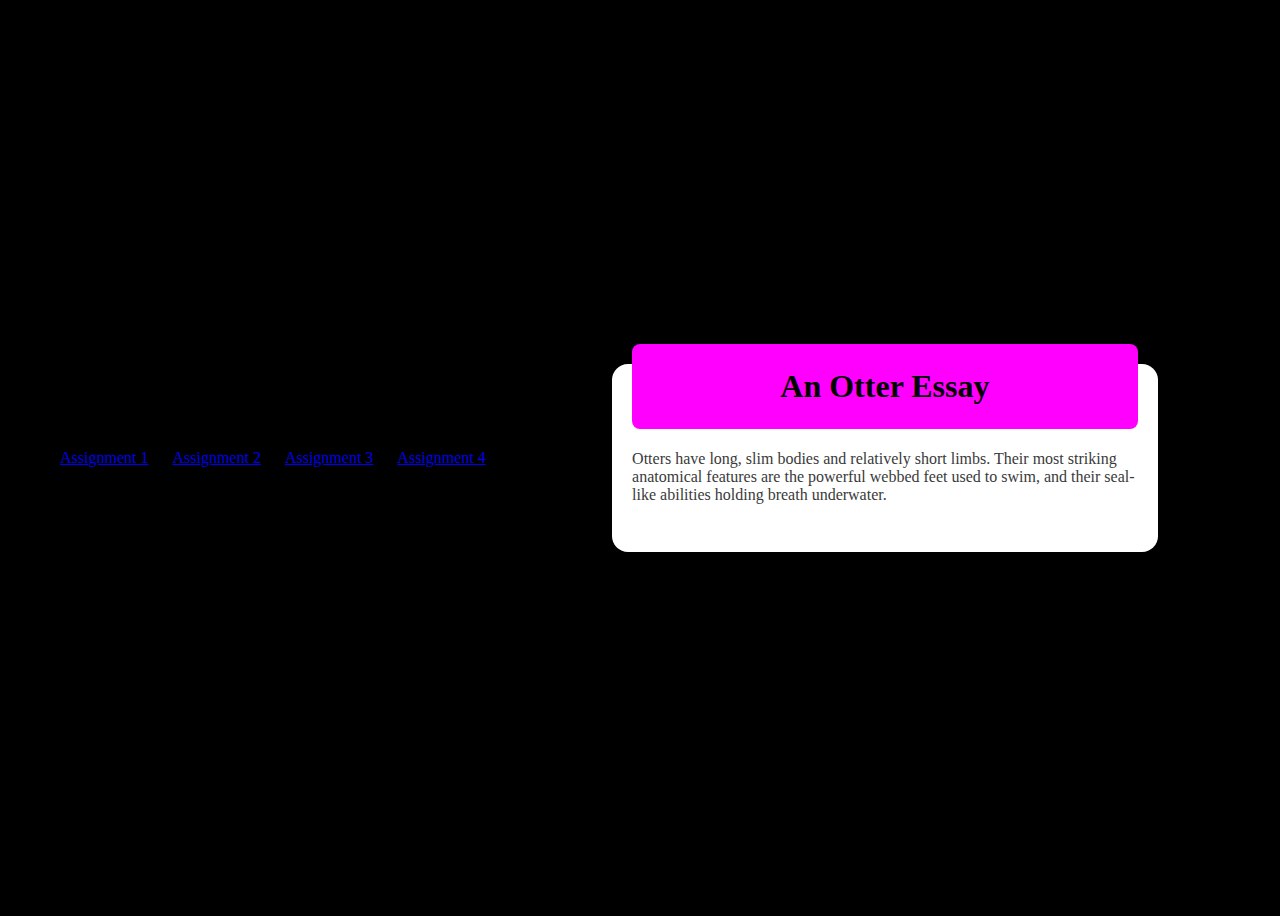
<file: index.html>
<!DOCTYPE html>
<html lang="en">
  <head>
    <link rel="stylesheet" href="style.css" />
    <meta charset="UTF-8" />
    <meta name="viewport" content="width=device-width, initial-scale=1.0" />
    <title>An Otter Essay</title>
  </head>
  <body>
      <ul class="nav-list">
        <li>
          <a href="#">Assignment 1</a>
        </li>
        <li>
          <a href="../huckle_berry/index.html">Assignment 2</a>
        </li>
        <li>
          <a href="../novus_watch/index.html">Assignment 3</a>
        </li>
        <li>
          <a href="../for_individual/index.html">Assignment 4</a>
        </li>
      </ul>
    </nav>
    <main class="container">
      <h1 class="firstheading">An Otter Essay</h1>
      <p>
        Otters have long, slim bodies and relatively short limbs. Their most
        striking anatomical features are the powerful webbed feet used to swim,
        and their seal-like abilities holding breath underwater.
      </p>
    </main>
  </body>
</html>
</file>
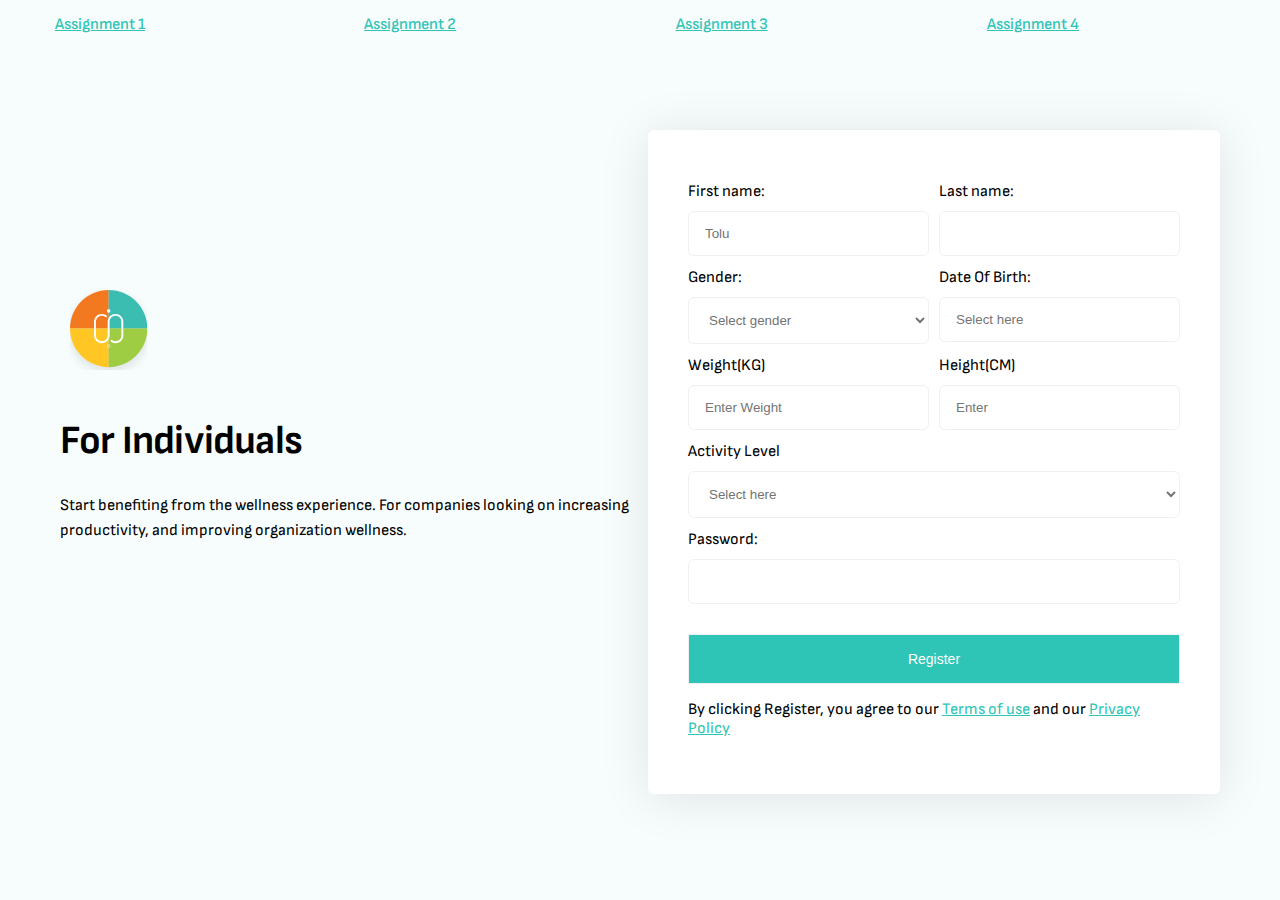
<file: for_individual/index.html>
<!DOCTYPE html>
<html lang="en">
  <head>
    <link rel="preconnect" href="https://fonts.googleapis.com" />
    <link rel="preconnect" href="https://fonts.gstatic.com" crossorigin />
    <link
      href="https://fonts.googleapis.com/css2?family=Sofia+Sans:ital,wght@0,1..1000;1,1..1000&display=swap"
      rel="stylesheet"
    />
    <meta charset="UTF-8" />
    <meta name="viewport" content="width=device-width, initial-scale=1.0" />
    <title>Sign up page individual</title>
  </head>
  <link rel="stylesheet" href="style.css" />
  <body>
    <ul class="nav-list">
      <li>
        <a href="../index.html">Assignment 1</a>
      </li>
      <li>
        <a href="../huckle_berry/index.html">Assignment 2</a>
      </li>
      <li>
        <a href="../novus_watch/index.html">Assignment 3</a>
      </li>
      <li>
        <a href="#">Assignment 4</a>
      </li>
    </ul>
    <main class="container even-columns">
      <section class="first-section">
        <img class="logo" src="assessts/Logo.svg" alt="Logo" />

        <h1 class="first-heading">For Individuals</h1>
        <p class="first-paragraph">
          Start benefiting from the wellness experience. For companies looking
          on increasing productivity, and improving organization wellness.
        </p>
      </section>
      <form class="second-section">
        <div class="flex-row">
          <div class="flex-column">
            <label for="fname">First name:</label>
            <input placeholder="Tolu" type="text" id="fname" name="fname" />
          </div>
          <div class="flex-column">
            <label for="lname">Last name:</label>
            <input type="text" />
          </div>
        </div>
        <div class="flex-row">
          <div class="flex-column">
            <label for="gender">Gender:</label>
            <select name="genders" id="genders">
              <option selected disabled hidden value="">Select gender</option>
              <option value="male">male</option>
              <option value="female">female</option>
            </select>
          </div>
          <div class="flex-column">
            <label for="dateofbirth">Date Of Birth:</label>
            <input
              type="text"
              name="dateofbirth"
              id="dateofbirth"
              placeholder="Select here"
              onfocus="(this.type='date')"
              onblur="(this.type='text')"
            />
          </div>
        </div>
        <div class="flex-row">
          <div class="flex-column">
            <label for="weight">Weight(KG)</label>
            <input
              placeholder="Enter Weight"
              type="Enter Weight"
              name="enterweight"
              id="enterweight"
            />
          </div>

          <div class="flex-column">
            <label for="height">Height(CM)</label>
            <input
              placeholder="Enter "
              type="Enter Weight"
              name="enterweight"
              id="enterweight"
            />
          </div>
        </div>
        <div class="flex-column">
          <label for="activitylevel">Activity Level</label>
          <select level="activitylevel" id="activitylevel">
            <option selected disabled hidden value="">Select here</option>
            <option value="Sedentary">Sedentary</option>
            <option value="Moderately">Moderately active</option>
            <option value="vigorously">Vigorously Active</option>
            <option value="extremely">Extremely Active</option>
          </select>
        </div>
        <div class="flex-column">
          <label for="password">Password:</label>
          <input placeholder="" type="password" name="password" id="password" />
          <!-- <img src="assessts/show.svg" alt="show password" /> -->
        </div>
        <button>Register</button>
        <p class="second-paragraph">
          By clicking Register, you agree to our
          <a href="#">Terms of use</a> and our <a href="#">Privacy Policy</a>
        </p>
      </form>
    </main>
  </body>
</html>
</file>
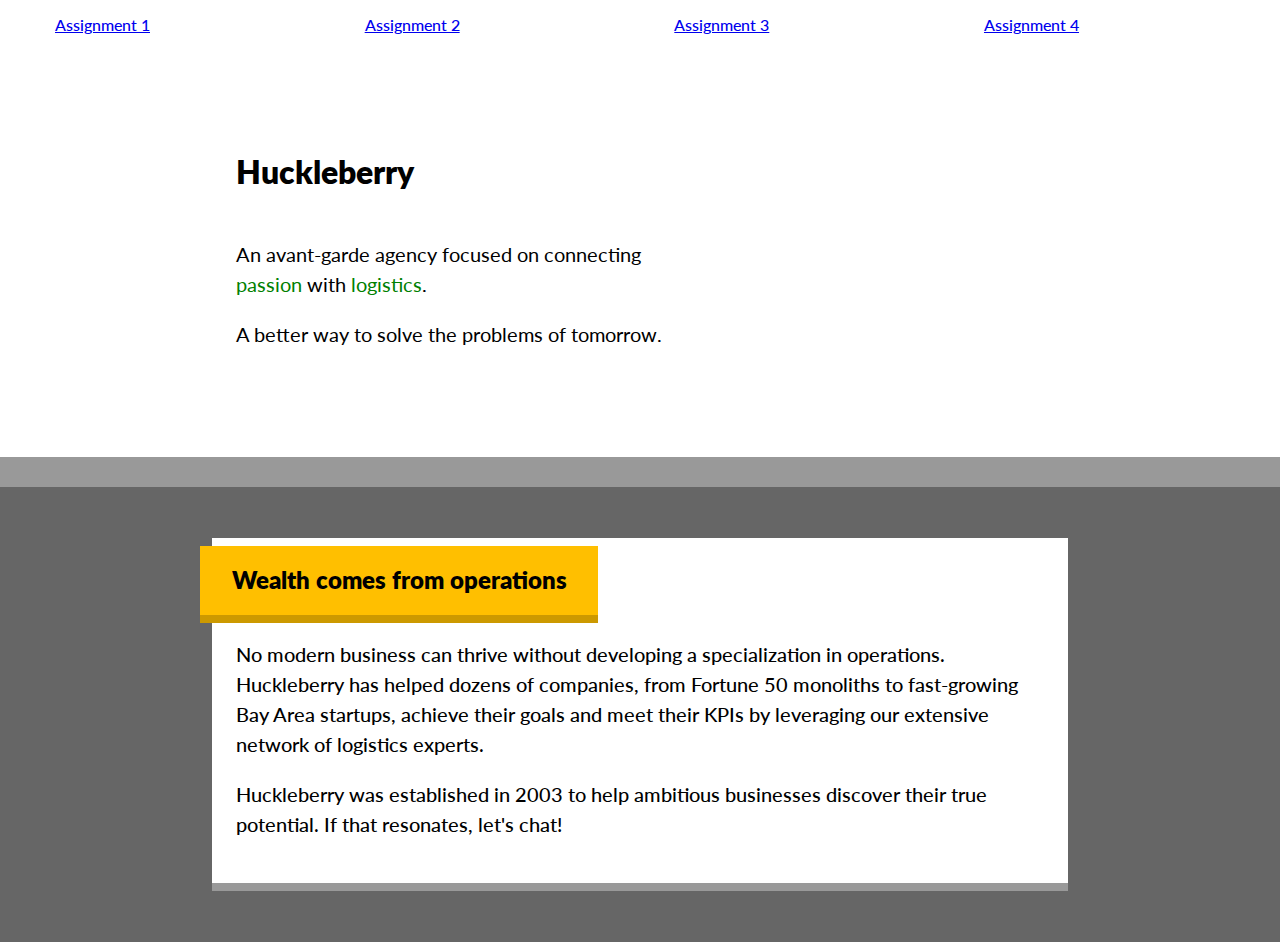
<file: huckle_berry/index.html>
<!DOCTYPE html>
<html lang="en">
  <head>
    <link rel="preconnect" href="https://fonts.googleapis.com" />
    <link rel="preconnect" href="https://fonts.gstatic.com" crossorigin />
    <link
      href="https://fonts.googleapis.com/css2?family=Lato:ital,wght@0,100;0,300;0,400;0,700;0,900;1,100;1,300;1,400;1,700;1,900&display=swap"
      rel="stylesheet"
    />
    <link rel="stylesheet" href="style.css" />
    <meta charset="UTF-8" />
    <meta name="viewport" content="width=device-width, initial-scale=1.0" />
    <title>Huckleberry</title>
  </head>
  <body>
    <ul class="nav-list">
      <li>
        <a href="../index.html">Assignment 1</a>
      </li>
      <li>
        <a href="#">Assignment 2</a>
      </li>
      <li>
        <a href="../novus_watch/index.html">Assignment 3</a>
      </li>
      <li>
        <a href="../for_individual/index.html">Assignment 4</a>
      </li>
    </ul>
    <header class="firstheading container">
      <h1 class="topsection">Huckleberry</h1>
      <p class="paragraph1">
        An avant-garde agency focused on connecting <span>passion</span> with
        <span>logistics</span>.
      </p>
      <p class="paragraph2">A better way to solve the problems of tomorrow.</p>
    </header>
    <main class="main-section">
      <section class="container card">
        <div class="head-wrapper">
          <h2 class="secondheading">Wealth comes from operations</h2>
        </div>
        <p class="paragraph3">
          No modern business can thrive without developing a specialization in
          operations. Huckleberry has helped dozens of companies, from Fortune
          50 monoliths to fast-growing Bay Area startups, achieve their goals
          and meet their KPIs by leveraging our extensive network of logistics
          experts.
        </p>
        <p class="paragraph4">
          Huckleberry was established in 2003 to help ambitious businesses
          discover their true potential. If that resonates, let's chat!
        </p>
      </section>
    </main>
  </body>
</html>
</file>
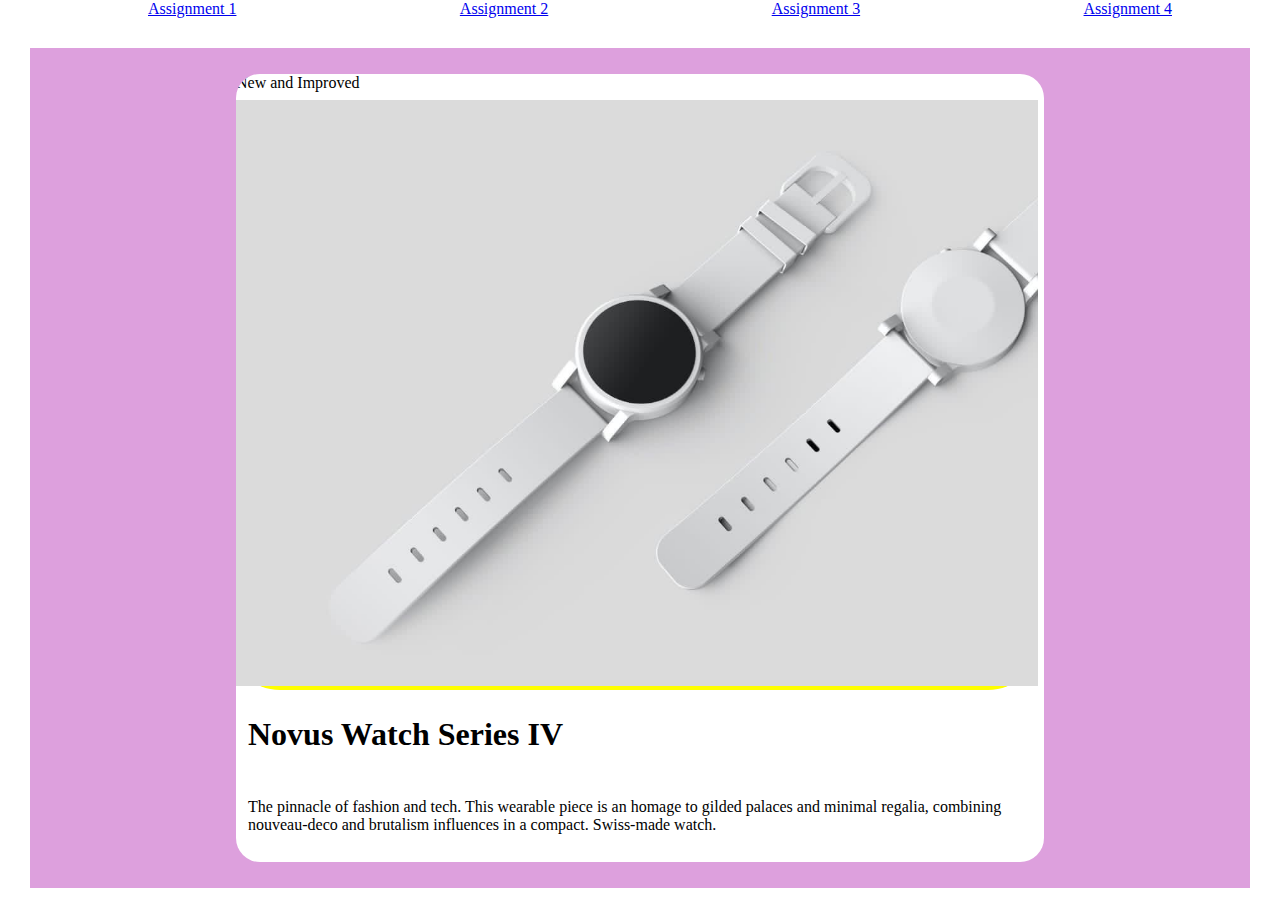
<file: novus_watch/index.html>
<!DOCTYPE html>
<html lang="en">
  <head>
    <link rel="stylesheet" href="style.css" />
    <meta charset="UTF-8" />
    <meta name="viewport" content="width=device-width, initial-scale=1.0" />
    <title>Novus Watch</title>
  </head>
  <body>
    <ul class="nav-list">
      <li>
        <a href="../index.html">Assignment 1</a>
      </li>
      <li>
        <a href="#">Assignment 2</a>
      </li>
      <li>
        <a href="../huckle_berry/index.html">Assignment 3</a>
      </li>
      <li>
        <a href="../for_individual/index.html">Assignment 4</a>
      </li>
    </ul>
    <main>
      <section class="container card">
        <div>
          <span class="span">New and Improved</span>
          <div class="image-wrapper">
            <img
              src="assessts/telegram-cloud-photo-size-4-6050682758067505387-y.jpg"
              alt="novuswatch"
            />
          </div>
        </div>
        <div class="head-wrapper">
          <h1 class="first-heading">Novus Watch <span>Series IV</span></h1>
          <p class="first-paragraph">
            The pinnacle of fashion and tech. This wearable piece is an homage
            to gilded palaces and minimal regalia, combining nouveau-deco and
            brutalism influences in a compact. Swiss-made watch.
          </p>
        </div>
      </section>
    </main>
  </body>
</html>
</file>
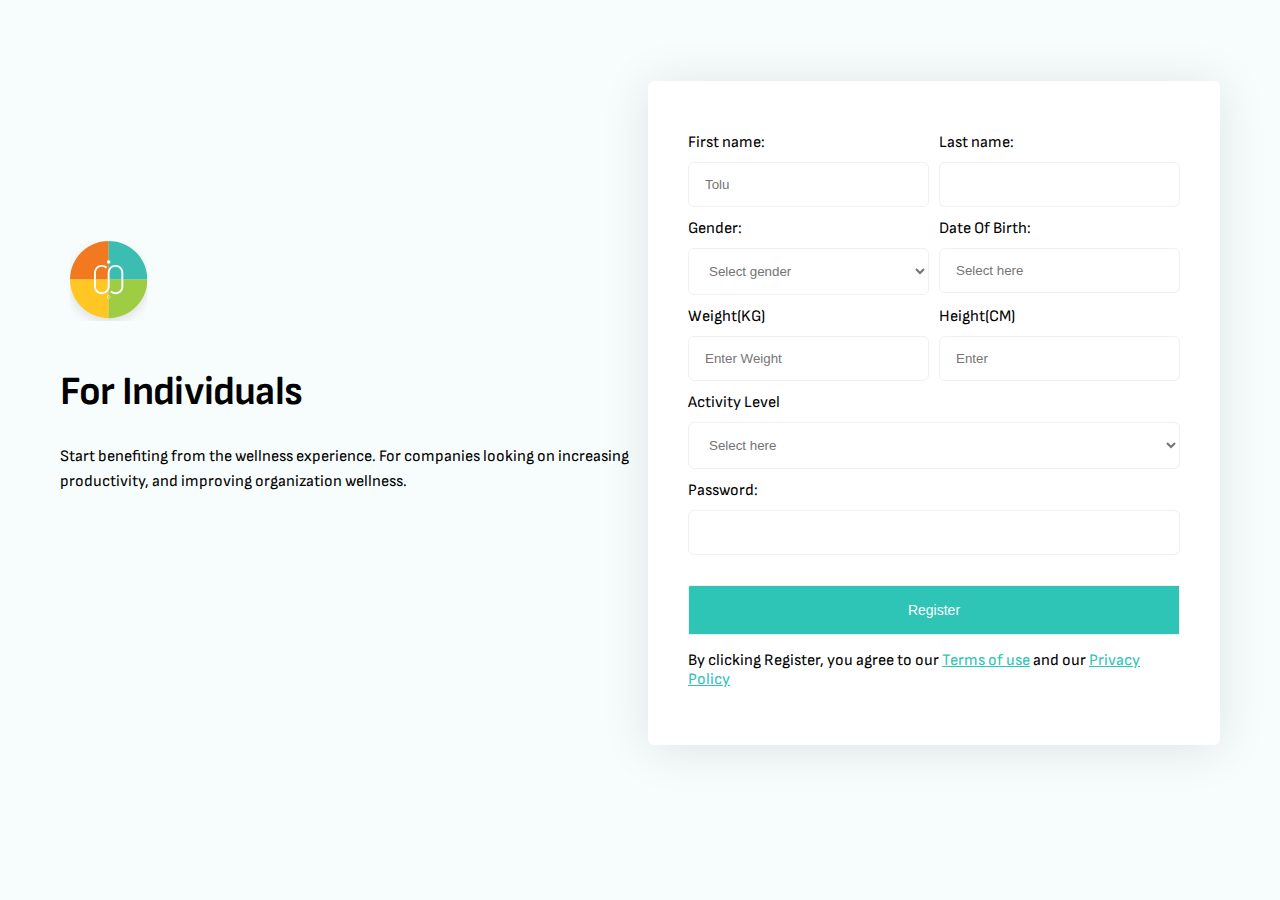
<file: for_individual/dev.html>
<!DOCTYPE html>
<html lang="en">
  <head>
    <link rel="preconnect" href="https://fonts.googleapis.com" />
    <link rel="preconnect" href="https://fonts.gstatic.com" crossorigin />
    <link
      href="https://fonts.googleapis.com/css2?family=Sofia+Sans:ital,wght@0,1..1000;1,1..1000&display=swap"
      rel="stylesheet"
    />
    <meta charset="UTF-8" />
    <meta name="viewport" content="width=device-width, initial-scale=1.0" />
    <title>Sign up page individual</title>
  </head>
  <link rel="stylesheet" href="dev.css" />
  <body>
    <main class="container even-columns">
      <section class="first-section">
        <img class="logo" src="assessts/Logo.svg" alt="Logo" />

        <h1 class="first-heading">For Individuals</h1>
        <p class="first-paragraph">
          Start benefiting from the wellness experience. For companies looking
          on increasing productivity, and improving organization wellness.
        </p>
      </section>
      <form class="second-section">
        <div class="flex-row">
          <div class="flex-column">
            <label for="fname">First name:</label>
            <input placeholder="Tolu" type="text" id="fname" name="fname" />
          </div>
          <div class="flex-column">
            <label for="lname">Last name:</label>
            <input type="text" />
          </div>
        </div>
        <div class="flex-row">
          <div class="flex-column">
            <label for="gender">Gender:</label>
            <select name="genders" id="genders">
              <option selected disabled hidden value="">Select gender</option>
              <option value="male">male</option>
              <option value="female">female</option>
            </select>
          </div>
          <div class="flex-column">
            <label for="dateofbirth">Date Of Birth:</label>
            <input
              type="text"
              name="dateofbirth"
              id="dateofbirth"
              placeholder="Select here"
              onfocus="(this.type='date')"
              onblur="(this.type='text')"
            />
          </div>
        </div>
        <div class="flex-row">
          <div class="flex-column">
            <label for="weight">Weight(KG)</label>
            <input
              placeholder="Enter Weight"
              type="Enter Weight"
              name="enterweight"
              id="enterweight"
            />
          </div>

          <div class="flex-column">
            <label for="height">Height(CM)</label>
            <input
              placeholder="Enter "
              type="Enter Weight"
              name="enterweight"
              id="enterweight"
            />
          </div>
        </div>
        <div class="flex-column">
          <label for="activitylevel">Activity Level</label>
          <select level="activitylevel" id="activitylevel">
            <option selected disabled hidden value="">Select here</option>
            <option value="Sedentary">Sedentary</option>
            <option value="Moderately">Moderately active</option>
            <option value="vigorously">Vigorously Active</option>
            <option value="extremely">Extremely Active</option>
          </select>
        </div>
        <div class="flex-column">
          <label for="password">Password:</label>
          <input placeholder="" type="password" name="password" id="password" />
          <!-- <img src="assessts/show.svg" alt="show password" /> -->
        </div>
        <button>Register</button>
        <p class="second-paragraph">
          By clicking Register, you agree to our
          <a href="#">Terms of use</a> and our <a href="#">Privacy Policy</a>
        </p>
      </form>
    </main>
  </body>
</html>
</file>
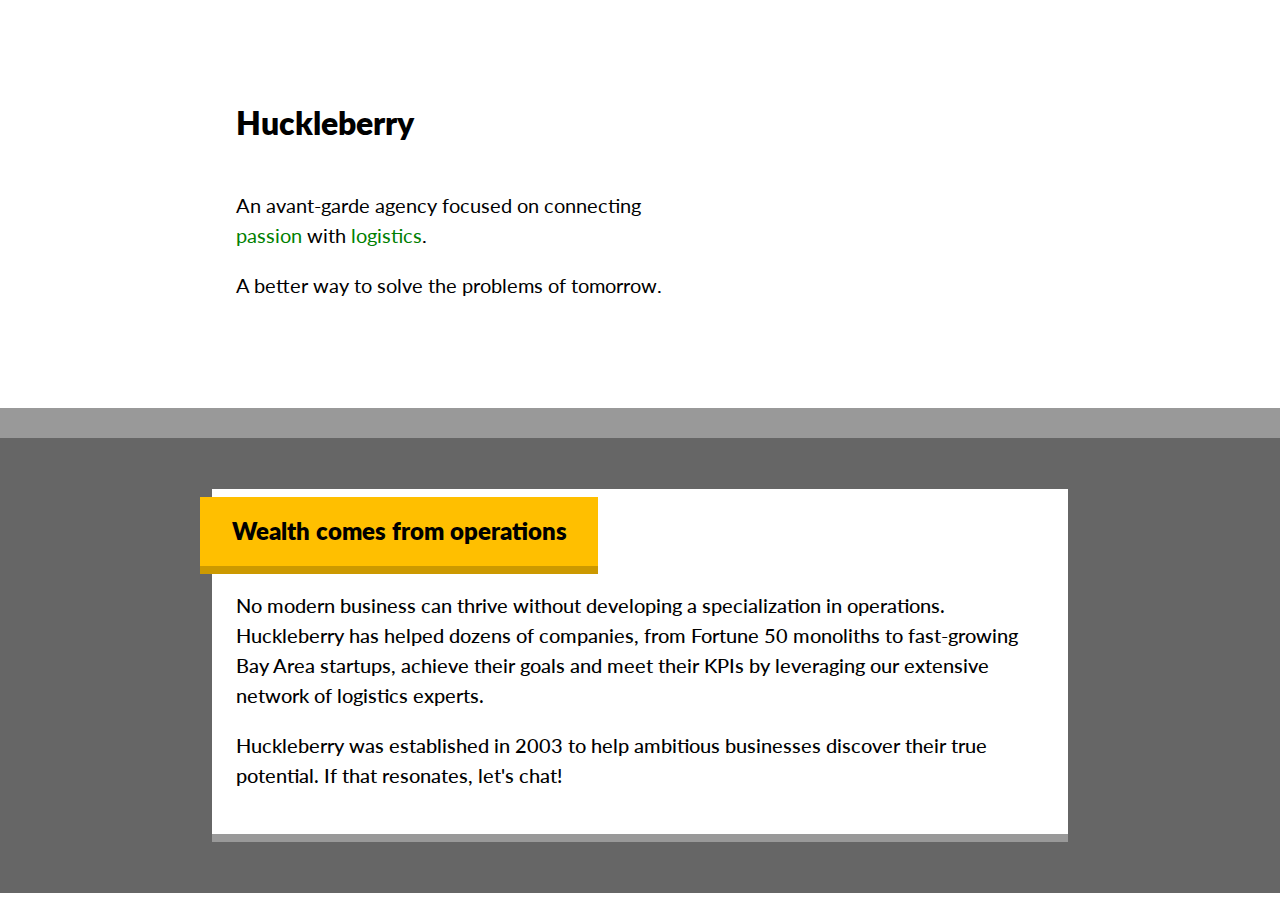
<file: huckle_berry/web.html>
<!DOCTYPE html>
<html lang="en">
  <head>
    <link rel="preconnect" href="https://fonts.googleapis.com" />
    <link rel="preconnect" href="https://fonts.gstatic.com" crossorigin />
    <link
      href="https://fonts.googleapis.com/css2?family=Lato:ital,wght@0,100;0,300;0,400;0,700;0,900;1,100;1,300;1,400;1,700;1,900&display=swap"
      rel="stylesheet"
    />
    <link rel="stylesheet" href="web.css" />
    <meta charset="UTF-8" />
    <meta name="viewport" content="width=device-width, initial-scale=1.0" />
    <title>Huckleberry</title>
  </head>
  <body>
    <header class="firstheading container">
      <h1 class="topsection">Huckleberry</h1>
      <p class="paragraph1">
        An avant-garde agency focused on connecting <span>passion</span> with
        <span>logistics</span>.
      </p>
      <p class="paragraph2">A better way to solve the problems of tomorrow.</p>
    </header>
    <main class="main-section">
      <section class="container card">
        <div class="head-wrapper">
          <h2 class="secondheading">Wealth comes from operations</h2>
        </div>
        <p class="paragraph3">
          No modern business can thrive without developing a specialization in
          operations. Huckleberry has helped dozens of companies, from Fortune
          50 monoliths to fast-growing Bay Area startups, achieve their goals
          and meet their KPIs by leveraging our extensive network of logistics
          experts.
        </p>
        <p class="paragraph4">
          Huckleberry was established in 2003 to help ambitious businesses
          discover their true potential. If that resonates, let's chat!
        </p>
      </section>
    </main>
  </body>
</html>
</file>
<file: style.css>
body {
    background-color: black;
    display: flex;
    align-items: center;
    justify-content: center;
    min-height: 100vh;
    color: #3a3a3a;

}

 .container {
    max-width: 40%;
    margin: auto;
    background-color:white;
    border-radius: 16px;
    padding:0 20px 32px;
 }

.firstheading {
  margin-top: -20px;
  border-radius: 8px;
  padding-left: 48px;
  padding-right: 48px;
  padding-top: 24px;
  padding-bottom: 24px;
  background-color: fuchsia;
  text-align: center;
  color: black;
  font-weight: 700;
}


.nav-list {
  display: flex;
  list-style: none;
  max-width: 80%;
  justify-content: space-between;
  align-items: center;
  margin: 12px;
  gap: 1.5rem;
  color: purple;
  font-weight: 500;
}

@media(max-width: 560px) {
  .nav-list {
      flex-direction: column;
  }
}
</file>
<file: for_individual/style.css>
body {
    width: 100%;
    background-color: rgba(46, 196, 182, 0.04);
    color: #000000;
    font-family: "Sofia Sans", sans-serif;
    font-optical-sizing: auto;
    margin: 0;
}

.container {
        --max-width: 1160px;
        --padding: 1.5rem;
        width: min(var(--max-width), 100% - (var(--padding) * 2));
        margin-inline: auto;
    
}

.even-columns {
        display: grid;
        gap: 1rem;
        align-items: center;
        
    }
    
 @media (min-width: 50em) {
        .even-columns {
            grid-auto-flow: column;
          grid-auto-columns: 1fr;
        }
    }

.first-heading {
 font-size: 40px;
 font-weight: 700;
 line-height: 50px;
 letter-spacing: -0.8px;
}

.first-paragraph { 
    font-size: 16px;
    font-weight: 400;
    line-height: 25px;   
}

.second-section {
    /* width: 100%; */
    margin-top: 81px;
    padding: 40px ;
    box-shadow: 0px 4px 50px 0px #0408131A;
    border-radius: 6px;
    background: #FFFFFF;
    
}

input, select {
        /* width: 100%; */
        background-color: transparent;
        border-radius: 6px;
        color: #737373;
        padding: 14px 16px;
        outline: none; 
        border:1px solid #F0F0F0;   

}

.flex-row {
    display: flex;
    gap: 10px;
}

.flex-column {
    display: flex;
    flex-direction: column;
    gap: 10px;
    width: 100%;
    margin-top: 12px;

}
@media(max-width: 560px) {
    .flex-row {
        flex-direction: column;
    }
}

button {
    display: flex;
    align-items: center;
    justify-content: center;
    font-size: 0.875rem;
    width: 100%;
    gap: 0px;
    border-radius: 2px 0px 0px 0px;
    background: #2EC4B6;
    color: white;
    padding: 16px 18px ;
    margin-top: 30px;
    border:1px solid #F0F0F0;   
   }

   a {
    color: #2EC4B6;
   }

   input:hover,select:hover {
    border:1px solid   #2EC4B6;
}


.nav-list {
    display: flex;
    list-style: none;
    max-width: 80%;
    justify-content: space-between;
    align-items: center;
    margin: 15px;
    gap: 2.875rem;
    color: green;
    font-weight: 500;
  }

  @media(max-width: 560px) {
    .nav-list {
        flex-direction: column;
    }
  }
</file>
<file: huckle_berry/style.css>
body {
    margin: 0;
    font-family: "Lato", sans-serif;
}

.firstheading {
    background-color: #FFFFFF;
}

.container {
 max-width: 808px;
 margin: auto;
 padding-left: 24px;
 padding-right: 24px;
 border-bottom: 8px,;
 padding-top: 8px;
 padding-bottom: 24px;
 
}

.topsection {
    margin-top: 96px;
    font-weight: 800;
    line-height: 38px;
    font-size: 32px;
}

.paragraph1, .paragraph2 {
   font-size: 20px;
   line-height: 30px;
   max-width: 36ch;
}

.paragraph1 {
 margin-top: 48px;
}

span {
    color: green;
    width: 415px;
}

.paragraph2 {
 margin-top: 16px;
}

.main-section {
    background-color: #666666;
    border-top: 30px solid;
    border-color: #999999;
    margin-top: 64px;
    padding: 3.2rem 0;
}

.head-wrapper {
    max-width: 398px;
    display: flex;
    align-items: center;
    justify-content: center;
    background-color:  #FFBF00;
    border-bottom: 8px solid #CC9900;
    margin-left: -36px;
}

.secondheading {
 font-size: 24px;
 font-weight: 800;
 line-height: 28.8px;
}

.paragraph3, .paragraph4 {
    margin-top: 16px;
    font-size: 20px;
    line-height: 30px;
    font-weight: 500;
}
.card {
    background-color: #fff;
    border-bottom: 8px solid #999999;
}

.nav-list {
    display: flex;
    list-style: none;
    max-width: 80%;
    justify-content: space-between;
    align-items: center;
    margin: 15px;
    gap: 2.875rem;
    color: yellow;
    font-weight: 500;
  }

  @media(max-width: 560px) {
    .nav-list {
        flex-direction: column;
    }
  }
</file>
<file: novus_watch/style.css>
body {
    background-color: white;
    margin: 0;
    height: 100vh;
    padding: 0;
    position: relative;


}

main {
    display: flex;
    align-items: center;
    justify-content: center;
    background-color: plum;
    height: calc(100% - 60px);
    margin: 30px;
    
}

.container {

    max-width: 808px;
    
 
}

.card {
    border-radius: 24px;
    box-shadow: 12px;
    overflow: hidden;
    background-color: white;
}

 .image-wrapper {
    background-color: yellow;
    border-radius: 50px ;
    position: absolute;
    top: 8px;
    left: -6px;
    



}
.image-wrapper {
    position: relative;
    
}

.image-wrapper img {
 width: 100%;
 
}

.first-paragraph, .first-heading {
    color: black;
    padding: 12px;
}

span {
    color: black;
}

.nav-list {
    display: flex;
    list-style: none;
    max-width: 80%;
    justify-content: space-between;
    align-items: center;
    margin: auto;
    gap: 2.875rem;
    color: purple;
    font-weight: 500;
}

@media(max-width: 560px) {
    .nav-list {
        flex-direction: column;
    }
  }
</file>
<file: for_individual/dev.css>
body {
    width: 100%;
    background-color: rgba(46, 196, 182, 0.04);
    color: #000000;
    font-family: "Sofia Sans", sans-serif;
    font-optical-sizing: auto;
    margin: 0;
}

.container {
        --max-width: 1160px;
        --padding: 1.5rem;
        width: min(var(--max-width), 100% - (var(--padding) * 2));
        margin-inline: auto;
    
}

.even-columns {
        display: grid;
        gap: 1rem;
        align-items: center;
        
    }
    
 @media (min-width: 50em) {
        .even-columns {
            grid-auto-flow: column;
          grid-auto-columns: 1fr;
        }
    }

.first-heading {
 font-size: 40px;
 font-weight: 700;
 line-height: 50px;
 letter-spacing: -0.8px;
}

.first-paragraph { 
    font-size: 16px;
    font-weight: 400;
    line-height: 25px;   
}

.second-section {
    /* width: 100%; */
    margin-top: 81px;
    padding: 40px ;
    box-shadow: 0px 4px 50px 0px #0408131A;
    border-radius: 6px;
    background: #FFFFFF;
    
}

input, select {
        /* width: 100%; */
        background-color: transparent;
        border-radius: 6px;
        color: #737373;
        padding: 14px 16px;
        outline: none; 
        border:1px solid #F0F0F0;   

}

.flex-row {
    display: flex;
    gap: 10px;
}

.flex-column {
    display: flex;
    flex-direction: column;
    gap: 10px;
    width: 100%;
    margin-top: 12px;

}

button {
    display: flex;
    align-items: center;
    justify-content: center;
    font-size: 0.875rem;
    width: 100%;
    gap: 0px;
    border-radius: 2px 0px 0px 0px;
    background: #2EC4B6;
    color: white;
    padding: 16px 18px ;
    margin-top: 30px;
    border:1px solid #F0F0F0;   
   }

   a {
    color: #2EC4B6;
   }

   input:hover,select:hover {
    border:1px solid   #2EC4B6;
}
</file>
<file: huckle_berry/web.css>
body {
    margin: 0;
    font-family: "Lato", sans-serif;
}

.firstheading {
    background-color: #FFFFFF;
}

.container {
 max-width: 808px;
 margin: auto;
 padding-left: 24px;
 padding-right: 24px;
 border-bottom: 8px,;
 padding-top: 8px;
 padding-bottom: 24px;
 
}

.topsection {
    margin-top: 96px;
    font-weight: 800;
    line-height: 38px;
    font-size: 32px;
}

.paragraph1, .paragraph2 {
   font-size: 20px;
   line-height: 30px;
   max-width: 36ch;
}

.paragraph1 {
 margin-top: 48px;
}

span {
    color: green;
    width: 415px;
}

.paragraph2 {
 margin-top: 16px;
}

.main-section {
    background-color: #666666;
    border-top: 30px solid;
    border-color: #999999;
    margin-top: 64px;
    padding: 3.2rem 0;
}

.head-wrapper {
    max-width: 398px;
    display: flex;
    align-items: center;
    justify-content: center;
    background-color:  #FFBF00;
    border-bottom: 8px solid #CC9900;
    margin-left: -36px;
}

.secondheading {
 font-size: 24px;
 font-weight: 800;
 line-height: 28.8px;
}

.paragraph3, .paragraph4 {
    margin-top: 16px;
    font-size: 20px;
    line-height: 30px;
    font-weight: 500;
}
.card {
    background-color: #fff;
    border-bottom: 8px solid #999999;
}
</file>
